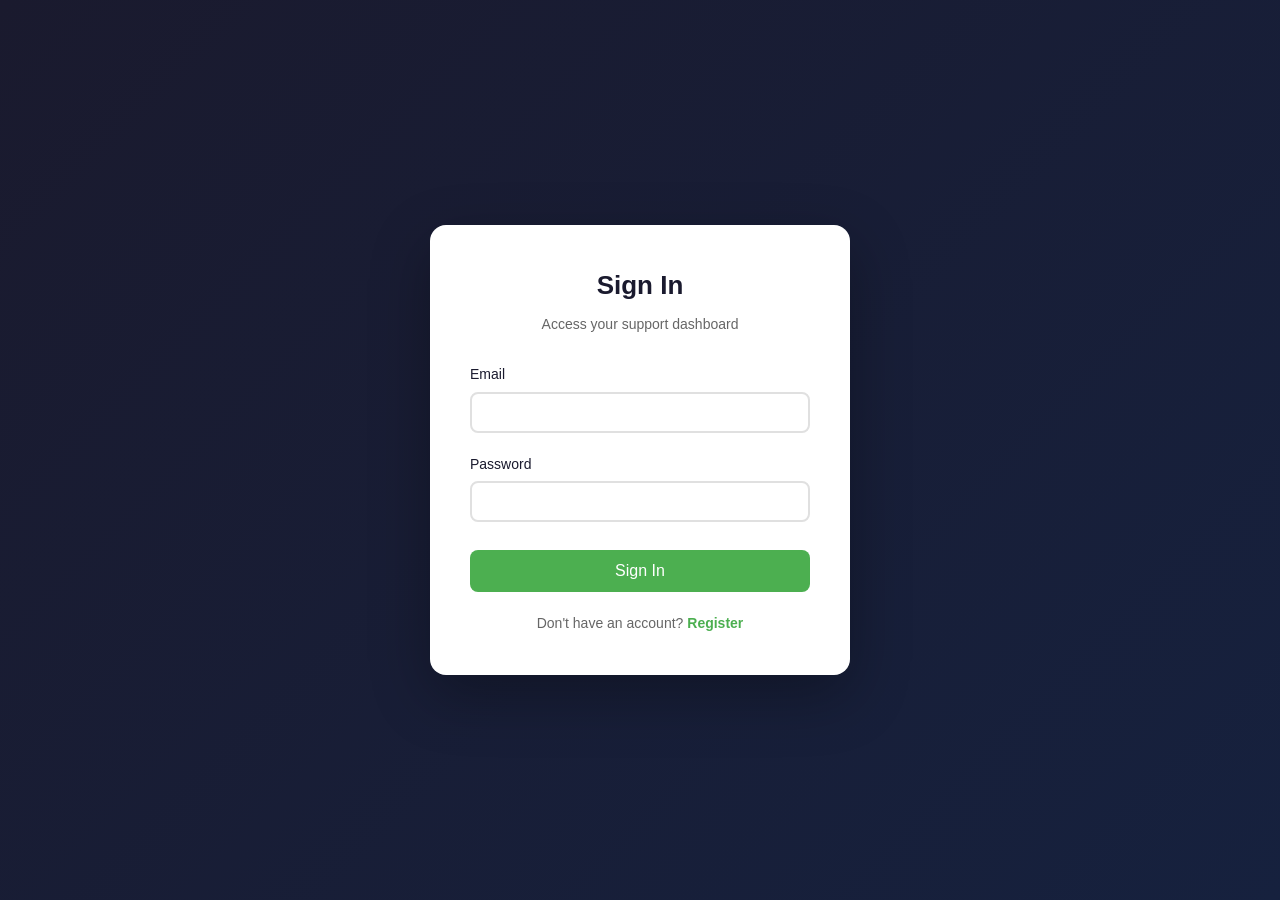
<file: frontend/index.html>
<!DOCTYPE html>
<html lang="en">
<head>
    <meta charset="UTF-8">
    <meta name="viewport" content="width=device-width, initial-scale=1.0">
    <title>Support CRM - Ticket Management</title>
    <link href="https://cdnjs.cloudflare.com/ajax/libs/font-awesome/6.4.0/css/all.min.css" rel="stylesheet">
    <link href="css/style.css" rel="stylesheet">
</head>
<body>
    <div class="app">
        <header class="header">
            <div class="container">
                <div class="header-content">
                    <div class="logo">
                        <i class="fas fa-headset"></i>
                        <h1>Support CRM</h1>
                    </div>
                    <div id="userBar" class="user-bar"></div>
                    <button id="newTicketBtn" class="btn-primary">
                        <i class="fas fa-plus"></i> New Ticket
                    </button>
                </div>
            </div>
        </header>

        <main class="main-content">
            <div class="container">
                <div class="search-filter-bar">
                    <div class="search-wrapper">
                        <i class="fas fa-search"></i>
                        <input
                            type="text"
                            id="searchInput"
                            placeholder="Search tickets by name, ID, email, or description..."
                            class="search-input"
                        >
                        <button id="clearSearch" class="clear-search" style="display:none">
                            <i class="fas fa-times"></i>
                        </button>
                    </div>
                    <div class="filter-wrapper">
                        <select id="statusFilter" class="filter-select">
                            <option value="">All Statuses</option>
                            <option value="Open">Open</option>
                            <option value="In Progress">In Progress</option>
                            <option value="Closed">Closed</option>
                        </select>
                    </div>
                </div>

                <div class="stats-bar" id="statsBar">
                    <div class="stat-item">
                        <span class="stat-label">Total</span>
                        <span class="stat-value" id="totalCount">0</span>
                    </div>
                    <div class="stat-item">
                        <span class="stat-label">Open</span>
                        <span class="stat-value status-open" id="openCount">0</span>
                    </div>
                    <div class="stat-item">
                        <span class="stat-label">In Progress</span>
                        <span class="stat-value status-in-progress" id="inProgressCount">0</span>
                    </div>
                    <div class="stat-item">
                        <span class="stat-label">Closed</span>
                        <span class="stat-value status-closed" id="closedCount">0</span>
                    </div>
                </div>

                <div id="ticketsContainer" class="tickets-container">
                    <div id="loadingState" class="loading-state">
                        <i class="fas fa-spinner fa-spin"></i>
                        <p>Loading tickets...</p>
                    </div>
                </div>
            </div>
        </main>

        <div id="newTicketModal" class="modal">
            <div class="modal-content">
                <div class="modal-header">
                    <h2>Create New Ticket</h2>
                    <button class="modal-close" onclick="closeModal('newTicketModal')">
                        <i class="fas fa-times"></i>
                    </button>
                </div>
                <form id="ticketForm" class="ticket-form">
                    <div class="form-group">
                        <label for="customerName">Full Name *</label>
                        <input type="text" id="customerName" required placeholder="John Doe">
                    </div>
                    <div class="form-group">
                        <label for="customerEmail">Email Address *</label>
                        <input type="email" id="customerEmail" required placeholder="john@example.com">
                    </div>
                    <div class="form-group">
                        <label for="subject">Issue Title *</label>
                        <input type="text" id="subject" required placeholder="Brief title of the issue">
                    </div>
                    <div class="form-group">
                        <label for="description">Description *</label>
                        <textarea id="description" required rows="4" placeholder="Detailed description of the issue..."></textarea>
                    </div>
                    <div class="form-actions">
                        <button type="button" class="btn-secondary" onclick="closeModal('newTicketModal')">Cancel</button>
                        <button type="submit" class="btn-primary">Create Ticket</button>
                    </div>
                </form>
            </div>
        </div>

        <div id="detailModal" class="modal">
            <div class="modal-content modal-large">
                <div class="modal-header">
                    <h2 id="detailTitle">Ticket Details</h2>
                    <button class="modal-close" onclick="closeModal('detailModal')">
                        <i class="fas fa-times"></i>
                    </button>
                </div>
                <div id="detailContent" class="detail-content"></div>
            </div>
        </div>
    </div>

    <script src="config.js"></script>
    <script src="js/auth.js"></script>
    <script src="js/app.js"></script>
</body>
</html>
</file>
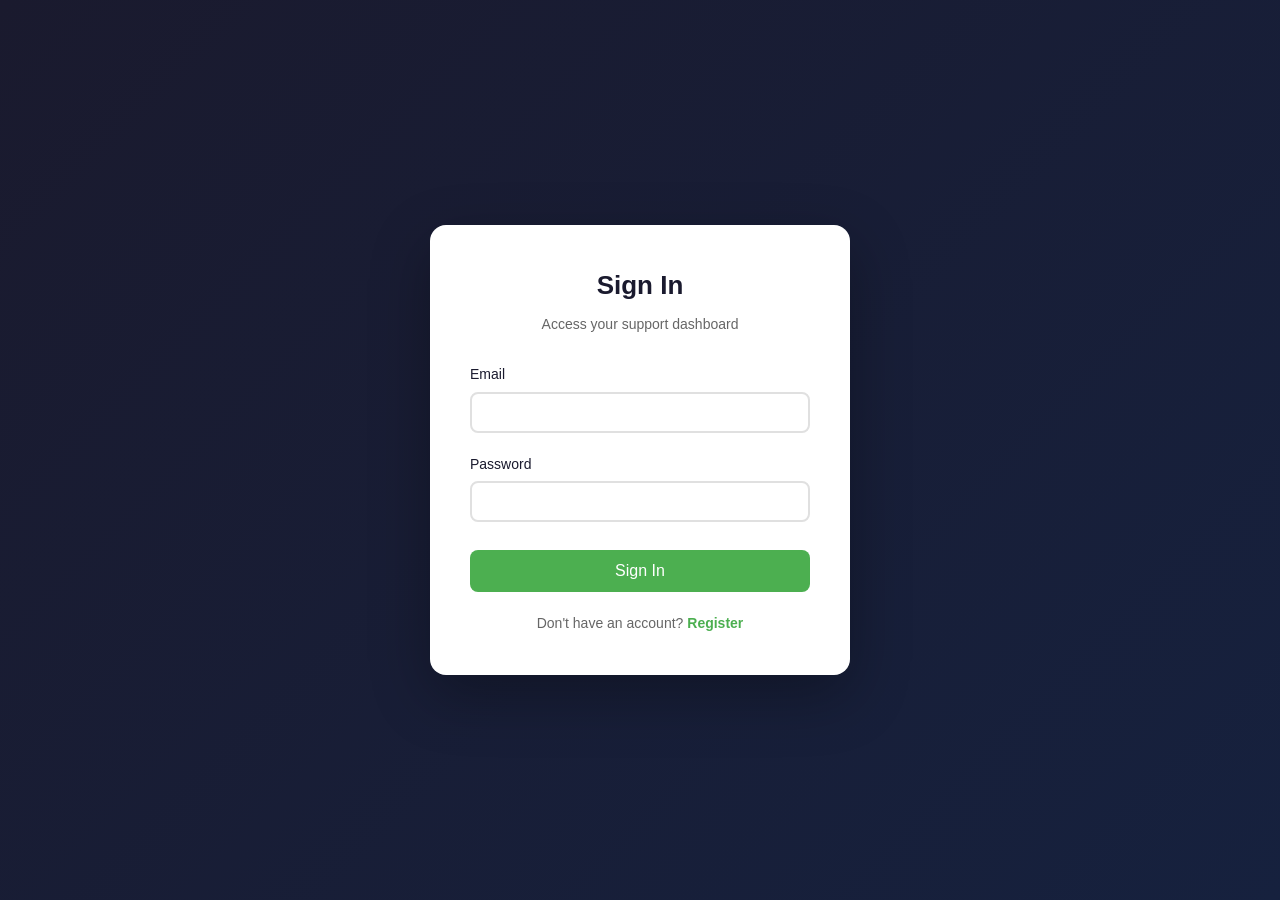
<file: frontend/login.html>
<!DOCTYPE html>
<html>
<head>
    <meta charset="UTF-8">
    <meta name="viewport" content="width=device-width, initial-scale=1.0">
    <title>Login - Support CRM</title>
    <link rel="stylesheet" href="css/style.css">
</head>
<body>
    <div class="auth-container">
        <div class="auth-card">
            <h1>Sign In</h1>
            <p class="auth-subtitle">Access your support dashboard</p>
            
            <form id="loginForm">
                <div class="form-group">
                    <label>Email</label>
                    <input type="email" id="email" required>
                </div>
                <div class="form-group">
                    <label>Password</label>
                    <input type="password" id="password" required>
                </div>
                <button type="submit" class="btn-primary btn-full">Sign In</button>
            </form>
            
            <p class="auth-link">
                Don't have an account? <a href="register.html">Register</a>
            </p>
        </div>
    </div>
    <script src="config.js"></script>
    <script src="js/auth.js"></script>
    <script>setupLoginForm();</script>
</body>
</html>
</file>
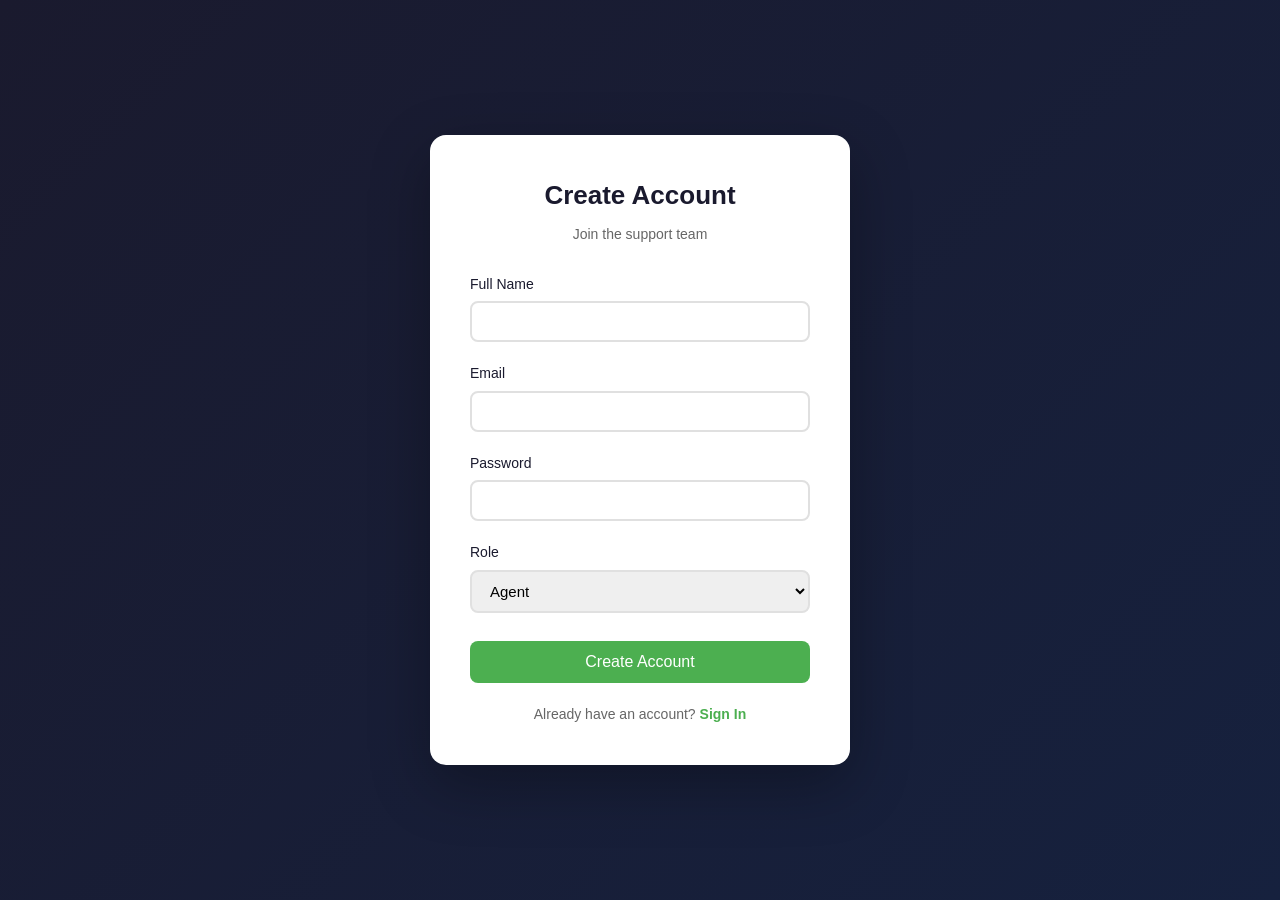
<file: frontend/register.html>
<!DOCTYPE html>
<html>
<head>
    <meta charset="UTF-8">
    <meta name="viewport" content="width=device-width, initial-scale=1.0">
    <title>Register - Support CRM</title>
    <link rel="stylesheet" href="css/style.css">
</head>
<body>
    <div class="auth-container">
        <div class="auth-card">
            <h1>Create Account</h1>
            <p class="auth-subtitle">Join the support team</p>
            
            <form id="registerForm">
                <div class="form-group">
                    <label>Full Name</label>
                    <input type="text" id="fullName" required>
                </div>
                <div class="form-group">
                    <label>Email</label>
                    <input type="email" id="email" required>
                </div>
                <div class="form-group">
                    <label>Password</label>
                    <input type="password" id="password" required minlength="6">
                </div>
                <div class="form-group">
                    <label>Role</label>
                    <select id="role">
                        <option value="agent">Agent</option>
                        <option value="admin">Admin</option>
                    </select>
                </div>
                <button type="submit" class="btn-primary btn-full">Create Account</button>
            </form>
            
            <p class="auth-link">
                Already have an account? <a href="login.html">Sign In</a>
            </p>
        </div>
    </div>
    <script src="config.js"></script>
    <script src="js/auth.js"></script>
    <script>setupRegisterForm();</script>
</body>
</html>
</file>
<file: frontend/css/style.css>
* {
    margin: 0;
    padding: 0;
    box-sizing: border-box;
}

body {
    font-family: -apple-system, BlinkMacSystemFont, 'Segoe UI', Roboto, Oxygen, Ubuntu, sans-serif;
    background: #f5f7fa;
    color: #1a1a2e;
    line-height: 1.6;
}

.container {
    max-width: 1200px;
    margin: 0 auto;
    padding: 0 20px;
}

/* Header */
.header {
    background: #1a1a2e;
    color: white;
    padding: 16px 0;
    position: sticky;
    top: 0;
    z-index: 100;
    box-shadow: 0 2px 10px rgba(0,0,0,0.1);
}

.header-content {
    display: flex;
    justify-content: space-between;
    align-items: center;
    gap: 20px;
}

.logo {
    display: flex;
    align-items: center;
    gap: 12px;
}

.logo i {
    font-size: 28px;
    color: #4CAF50;
}

.logo h1 {
    font-size: 24px;
    font-weight: 600;
}

/* User Bar */
.user-bar {
    display: flex;
    align-items: center;
    gap: 16px;
    margin-left: auto;
}

.user-info {
    display: flex;
    align-items: center;
    gap: 10px;
}

.user-avatar i {
    font-size: 32px;
    color: #4CAF50;
}

.user-details {
    display: flex;
    flex-direction: column;
    align-items: flex-end;
}

.user-name {
    font-size: 14px;
    font-weight: 500;
}

.role-badge {
    font-size: 11px;
    text-transform: uppercase;
    letter-spacing: 0.5px;
    padding: 2px 8px;
    border-radius: 10px;
    font-weight: 600;
}

.role-agent {
    background: #2196F3;
    color: white;
}

.role-admin {
    background: #FF9800;
    color: white;
}

/* Buttons */
.btn-primary {
    background: #4CAF50;
    color: white;
    border: none;
    padding: 10px 24px;
    border-radius: 8px;
    font-size: 15px;
    font-weight: 500;
    cursor: pointer;
    display: inline-flex;
    align-items: center;
    gap: 8px;
    transition: all 0.3s ease;
    white-space: nowrap;
}

.btn-primary:hover {
    background: #45a049;
    transform: translateY(-2px);
    box-shadow: 0 4px 12px rgba(76, 175, 80, 0.3);
}

.btn-primary:disabled {
    opacity: 0.6;
    cursor: not-allowed;
    transform: none;
}

.btn-secondary {
    background: #e0e0e0;
    color: #1a1a2e;
    border: none;
    padding: 10px 24px;
    border-radius: 8px;
    font-size: 15px;
    font-weight: 500;
    cursor: pointer;
    display: inline-flex;
    align-items: center;
    gap: 8px;
    transition: all 0.3s ease;
}

.btn-secondary:hover {
    background: #d0d0d0;
}

.btn-danger {
    background: #f44336;
    color: white;
    border: none;
    padding: 10px 20px;
    border-radius: 8px;
    font-size: 14px;
    font-weight: 500;
    cursor: pointer;
    display: inline-flex;
    align-items: center;
    gap: 8px;
    transition: all 0.3s ease;
}

.btn-danger:hover {
    background: #d32f2f;
}

.btn-sm {
    padding: 6px 14px;
    font-size: 13px;
}

.btn-full {
    width: 100%;
    justify-content: center;
    padding: 12px;
    font-size: 16px;
    margin-top: 8px;
}

/* Auth Pages */
.auth-container {
    min-height: 100vh;
    display: flex;
    align-items: center;
    justify-content: center;
    background: linear-gradient(135deg, #1a1a2e 0%, #16213e 100%);
    padding: 20px;
}

.auth-card {
    background: white;
    border-radius: 16px;
    padding: 40px;
    width: 100%;
    max-width: 420px;
    box-shadow: 0 20px 60px rgba(0,0,0,0.3);
}

.auth-logo {
    text-align: center;
    margin-bottom: 16px;
}

.auth-logo i {
    font-size: 48px;
    color: #4CAF50;
}

.auth-card h1 {
    font-size: 26px;
    margin-bottom: 6px;
    text-align: center;
}

.auth-subtitle {
    color: #666;
    margin-bottom: 28px;
    font-size: 14px;
    text-align: center;
}

.auth-link {
    text-align: center;
    margin-top: 20px;
    font-size: 14px;
    color: #666;
}

.auth-link a {
    color: #4CAF50;
    text-decoration: none;
    font-weight: 600;
}

.auth-link a:hover {
    text-decoration: underline;
}

/* Search and Filter */
.search-filter-bar {
    display: flex;
    gap: 16px;
    margin: 24px 0;
    flex-wrap: wrap;
}

.search-wrapper {
    flex: 1;
    position: relative;
    min-width: 200px;
}

.search-wrapper i {
    position: absolute;
    left: 14px;
    top: 50%;
    transform: translateY(-50%);
    color: #999;
}

.search-input {
    width: 100%;
    padding: 12px 40px 12px 40px;
    border: 2px solid #e0e0e0;
    border-radius: 8px;
    font-size: 15px;
    transition: all 0.3s ease;
    background: white;
}

.search-input:focus {
    outline: none;
    border-color: #4CAF50;
    box-shadow: 0 0 0 3px rgba(76, 175, 80, 0.1);
}

.clear-search {
    position: absolute;
    right: 14px;
    top: 50%;
    transform: translateY(-50%);
    background: none;
    border: none;
    color: #999;
    cursor: pointer;
    font-size: 16px;
}

.filter-wrapper {
    min-width: 150px;
}

.filter-select {
    width: 100%;
    padding: 12px 16px;
    border: 2px solid #e0e0e0;
    border-radius: 8px;
    font-size: 15px;
    background: white;
    cursor: pointer;
    transition: all 0.3s ease;
}

.filter-select:focus {
    outline: none;
    border-color: #4CAF50;
}

/* Stats Bar */
.stats-bar {
    display: grid;
    grid-template-columns: repeat(auto-fit, minmax(120px, 1fr));
    gap: 16px;
    margin-bottom: 24px;
    background: white;
    padding: 16px 20px;
    border-radius: 12px;
    box-shadow: 0 2px 8px rgba(0,0,0,0.05);
}

.stat-item {
    text-align: center;
}

.stat-label {
    display: block;
    font-size: 12px;
    color: #666;
    text-transform: uppercase;
    letter-spacing: 0.5px;
}

.stat-value {
    display: block;
    font-size: 24px;
    font-weight: 600;
    margin-top: 4px;
}

.status-open { color: #2196F3; }
.status-in-progress { color: #FF9800; }
.status-closed { color: #4CAF50; }

/* Tickets Container */
.tickets-container {
    background: white;
    border-radius: 12px;
    box-shadow: 0 2px 8px rgba(0,0,0,0.05);
    min-height: 400px;
}

.loading-state {
    text-align: center;
    padding: 60px 20px;
    color: #999;
}

.loading-state i {
    font-size: 32px;
    display: block;
    margin-bottom: 12px;
}

/* Ticket Card */
.ticket-card {
    display: grid;
    grid-template-columns: 1fr 2fr 1fr auto;
    gap: 16px;
    padding: 16px 20px;
    border-bottom: 1px solid #f0f0f0;
    align-items: center;
    transition: all 0.3s ease;
    cursor: pointer;
}

.ticket-card:hover {
    background: #f8f9fa;
}

.ticket-card:last-child {
    border-bottom: none;
}

.ticket-id {
    font-weight: 600;
    color: #4CAF50;
    font-size: 14px;
}

.ticket-info {
    display: flex;
    flex-direction: column;
    gap: 4px;
}

.ticket-name {
    font-weight: 500;
    font-size: 15px;
}

.ticket-subject {
    font-size: 14px;
    color: #666;
}

.ticket-status-badge {
    padding: 4px 12px;
    border-radius: 20px;
    font-size: 12px;
    font-weight: 500;
    display: inline-block;
}

.status-Open { background: #e3f2fd; color: #1976d2; }
.status-In-Progress { background: #fff3e0; color: #f57c00; }
.status-Closed { background: #e8f5e9; color: #388e3c; }

.ticket-date {
    font-size: 13px;
    color: #999;
    text-align: right;
}

/* Modal */
.modal {
    display: none;
    position: fixed;
    z-index: 1000;
    left: 0;
    top: 0;
    width: 100%;
    height: 100%;
    background: rgba(0,0,0,0.5);
    animation: fadeIn 0.3s ease;
}

.modal.show {
    display: flex;
    align-items: center;
    justify-content: center;
}

@keyframes fadeIn {
    from { opacity: 0; }
    to { opacity: 1; }
}

@keyframes slideIn {
    from { transform: translateY(-30px); opacity: 0; }
    to { transform: translateY(0); opacity: 1; }
}

.modal-content {
    background: white;
    border-radius: 16px;
    max-width: 600px;
    width: 90%;
    max-height: 90vh;
    overflow-y: auto;
    animation: slideIn 0.3s ease;
}

.modal-large {
    max-width: 800px;
}

.modal-header {
    padding: 20px 24px;
    border-bottom: 1px solid #e0e0e0;
    display: flex;
    justify-content: space-between;
    align-items: center;
    position: sticky;
    top: 0;
    background: white;
    z-index: 1;
    border-radius: 16px 16px 0 0;
}

.modal-header h2 {
    font-size: 20px;
    font-weight: 600;
}

.modal-close {
    background: none;
    border: none;
    font-size: 24px;
    color: #999;
    cursor: pointer;
    padding: 4px 8px;
    border-radius: 4px;
    transition: all 0.3s ease;
}

.modal-close:hover {
    background: #f0f0f0;
    color: #1a1a2e;
}

/* Forms */
.ticket-form {
    padding: 24px;
}

.form-group {
    margin-bottom: 20px;
}

.form-group label {
    display: block;
    margin-bottom: 6px;
    font-weight: 500;
    font-size: 14px;
}

.form-group input,
.form-group textarea,
.form-group select {
    width: 100%;
    padding: 10px 14px;
    border: 2px solid #e0e0e0;
    border-radius: 8px;
    font-size: 15px;
    transition: all 0.3s ease;
    font-family: inherit;
}

.form-group input:focus,
.form-group textarea:focus,
.form-group select:focus {
    outline: none;
    border-color: #4CAF50;
    box-shadow: 0 0 0 3px rgba(76, 175, 80, 0.1);
}

.form-group textarea {
    resize: vertical;
    min-height: 100px;
}

.form-actions {
    display: flex;
    gap: 12px;
    justify-content: flex-end;
    margin-top: 24px;
}

/* Detail View */
.detail-content {
    padding: 24px;
}

.detail-section {
    margin-bottom: 24px;
}

.detail-section h3 {
    font-size: 16px;
    font-weight: 600;
    margin-bottom: 12px;
    color: #666;
}

.detail-row {
    display: flex;
    padding: 8px 0;
    border-bottom: 1px solid #f0f0f0;
}

.detail-label {
    font-weight: 500;
    width: 120px;
    flex-shrink: 0;
    color: #666;
}

.detail-value {
    flex: 1;
    word-break: break-word;
}

.detail-value a {
    color: #4CAF50;
    text-decoration: none;
}

.detail-value a:hover {
    text-decoration: underline;
}

.detail-notes {
    background: #f8f9fa;
    border-radius: 8px;
    padding: 16px;
    margin-top: 8px;
}

.detail-note {
    padding: 12px;
    background: white;
    border-radius: 8px;
    margin-bottom: 8px;
    border-left: 3px solid #4CAF50;
}

.detail-note:last-child {
    margin-bottom: 0;
}

.detail-note-time {
    font-size: 12px;
    color: #999;
    margin-top: 4px;
}

.detail-actions {
    margin-top: 24px;
    padding-top: 24px;
    border-top: 1px solid #e0e0e0;
    display: flex;
    gap: 12px;
    flex-wrap: wrap;
}

.detail-actions select {
    padding: 10px 14px;
    border: 2px solid #e0e0e0;
    border-radius: 8px;
    font-size: 14px;
    flex: 1;
    min-width: 150px;
    cursor: pointer;
}

.detail-actions select:focus {
    outline: none;
    border-color: #4CAF50;
}

.add-note-area {
    margin-top: 16px;
    display: flex;
    gap: 12px;
    flex-wrap: wrap;
}

.add-note-area textarea {
    flex: 1;
    min-width: 200px;
    padding: 10px 14px;
    border: 2px solid #e0e0e0;
    border-radius: 8px;
    resize: vertical;
    min-height: 80px;
    font-family: inherit;
    font-size: 14px;
}

.add-note-area textarea:focus {
    outline: none;
    border-color: #4CAF50;
    box-shadow: 0 0 0 3px rgba(76, 175, 80, 0.1);
}

/* Empty State */
.empty-state {
    text-align: center;
    padding: 60px 20px;
    color: #999;
}

.empty-state i {
    font-size: 48px;
    display: block;
    margin-bottom: 16px;
    color: #ddd;
}

.empty-state h3 {
    color: #1a1a2e;
    margin-bottom: 8px;
}

/* Toast Notification */
.toast {
    position: fixed;
    bottom: 24px;
    right: 24px;
    background: #1a1a2e;
    color: white;
    padding: 16px 24px;
    border-radius: 12px;
    box-shadow: 0 4px 12px rgba(0,0,0,0.2);
    display: none;
    align-items: center;
    gap: 12px;
    z-index: 2000;
    animation: slideUp 0.3s ease;
    max-width: 400px;
}

@keyframes slideUp {
    from { transform: translateY(100px); opacity: 0; }
    to { transform: translateY(0); opacity: 1; }
}

.toast.success {
    border-left: 4px solid #4CAF50;
}

.toast.error {
    border-left: 4px solid #f44336;
}

.toast i {
    font-size: 20px;
}

/* Responsive */
@media (max-width: 768px) {
    .header-content {
        flex-wrap: wrap;
        gap: 12px;
    }

    .user-bar {
        order: 3;
        width: 100%;
        justify-content: space-between;
        margin-left: 0;
    }

    .user-details {
        align-items: flex-start;
    }

    .ticket-card {
        grid-template-columns: 1fr;
        gap: 8px;
        padding: 16px;
    }

    .ticket-date {
        text-align: left;
        font-size: 12px;
    }

    .search-filter-bar {
        flex-direction: column;
    }

    .stats-bar {
        grid-template-columns: repeat(2, 1fr);
    }

    .modal-content {
        width: 95%;
        margin: 10px;
    }

    .detail-row {
        flex-direction: column;
        gap: 4px;
    }

    .detail-label {
        width: auto;
    }

    .detail-actions {
        flex-direction: column;
    }

    .detail-actions select,
    .detail-actions button {
        width: 100%;
        justify-content: center;
    }

    .add-note-area {
        flex-direction: column;
    }

    .auth-card {
        padding: 28px;
    }
}

@media (max-width: 480px) {
    .stats-bar {
        grid-template-columns: 1fr 1fr;
        gap: 8px;
        padding: 12px;
    }

    .stat-value {
        font-size: 20px;
    }

    .logo h1 {
        font-size: 20px;
    }
}
</file>
